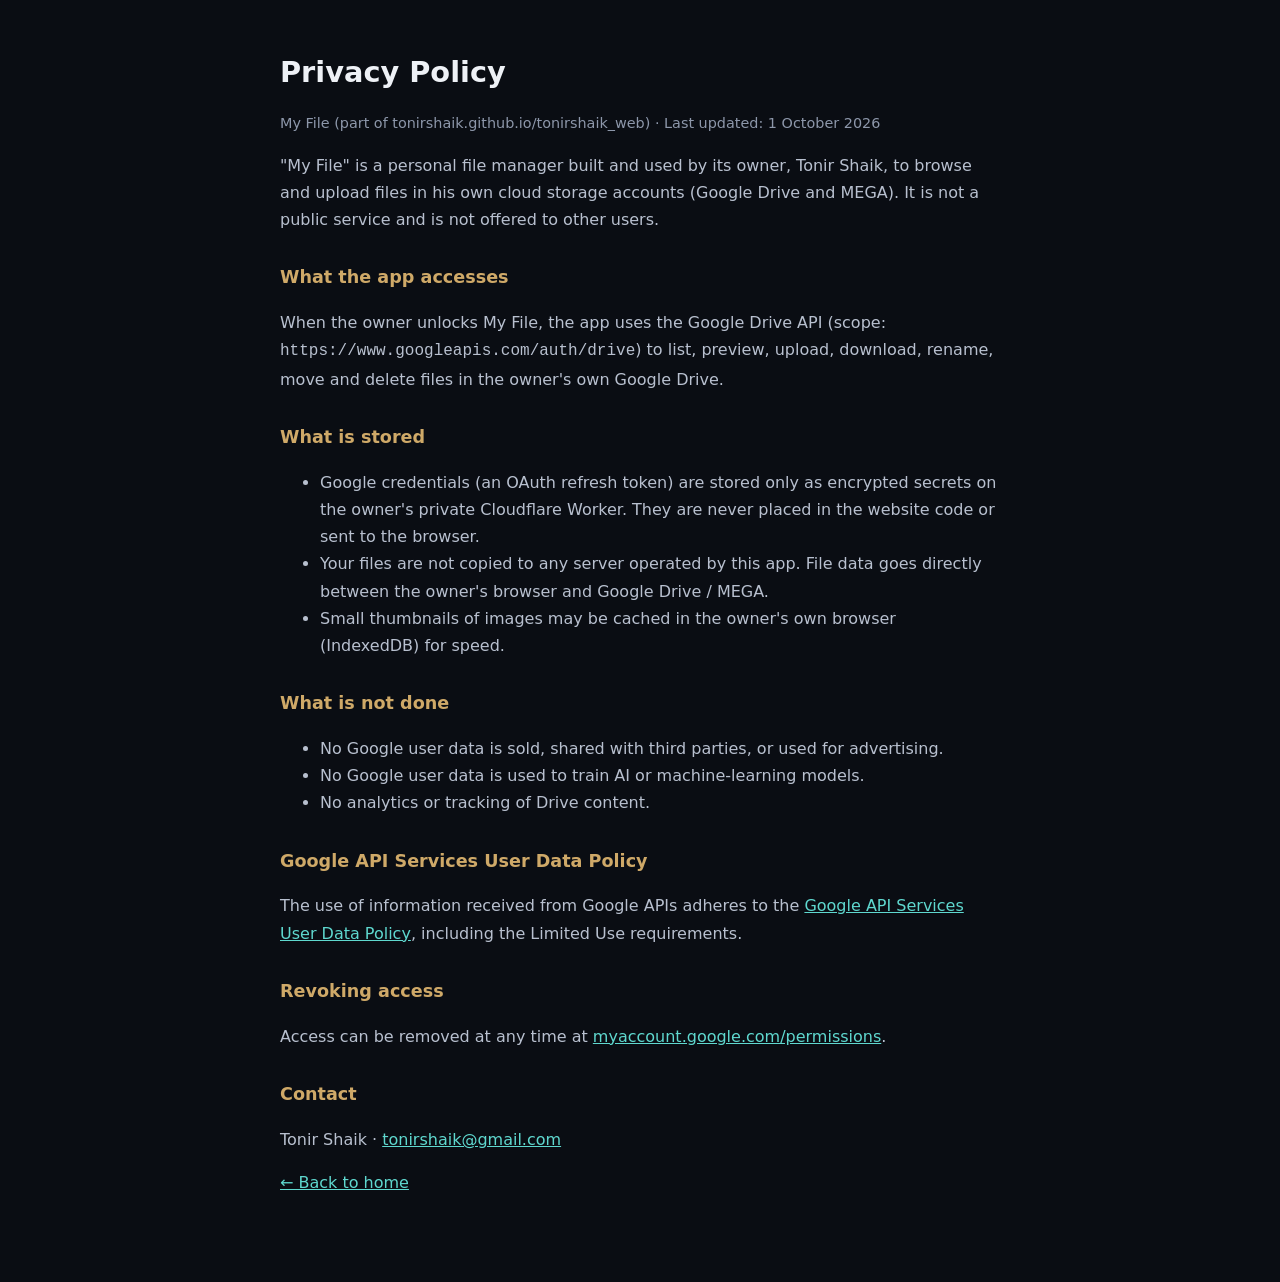
<file: privacy.html>
<!DOCTYPE html>
<html lang="en">
<head>
<meta charset="UTF-8">
<meta name="viewport" content="width=device-width, initial-scale=1">
<title>Privacy Policy — My File | Tonir Shaik</title>
<meta name="robots" content="index, follow">
<style>
body{margin:0;background:#0A0D13;color:#EEF1F6;font:16px/1.7 system-ui,-apple-system,"Segoe UI",sans-serif}
main{max-width:720px;margin:0 auto;padding:48px 22px 72px}
h1{font-size:1.8rem;margin:0 0 6px}
h2{font-size:1.1rem;margin:30px 0 8px;color:#CFA968}
p,li{color:#B8C0CF}
a{color:#5FD8CF}
.meta{color:#8D97AA;font-size:.9rem}
</style>
</head>
<body>
<main>
  <h1>Privacy Policy</h1>
  <p class="meta">My File (part of tonirshaik.github.io/tonirshaik_web) · Last updated: 1 October 2026</p>

  <p>"My File" is a personal file manager built and used by its owner, Tonir Shaik, to browse and upload files in his own cloud storage accounts (Google Drive and MEGA). It is not a public service and is not offered to other users.</p>

  <h2>What the app accesses</h2>
  <p>When the owner unlocks My File, the app uses the Google Drive API (scope: <code>https://www.googleapis.com/auth/drive</code>) to list, preview, upload, download, rename, move and delete files in the owner's own Google Drive.</p>

  <h2>What is stored</h2>
  <ul>
    <li>Google credentials (an OAuth refresh token) are stored only as encrypted secrets on the owner's private Cloudflare Worker. They are never placed in the website code or sent to the browser.</li>
    <li>Your files are not copied to any server operated by this app. File data goes directly between the owner's browser and Google Drive / MEGA.</li>
    <li>Small thumbnails of images may be cached in the owner's own browser (IndexedDB) for speed.</li>
  </ul>

  <h2>What is not done</h2>
  <ul>
    <li>No Google user data is sold, shared with third parties, or used for advertising.</li>
    <li>No Google user data is used to train AI or machine-learning models.</li>
    <li>No analytics or tracking of Drive content.</li>
  </ul>

  <h2>Google API Services User Data Policy</h2>
  <p>The use of information received from Google APIs adheres to the <a href="https://developers.google.com/terms/api-services-user-data-policy" target="_blank" rel="noopener noreferrer">Google API Services User Data Policy</a>, including the Limited Use requirements.</p>

  <h2>Revoking access</h2>
  <p>Access can be removed at any time at <a href="https://myaccount.google.com/permissions" target="_blank" rel="noopener noreferrer">myaccount.google.com/permissions</a>.</p>

  <h2>Contact</h2>
  <p>Tonir Shaik · <a href="mailto:tonirshaik@gmail.com">tonirshaik@gmail.com</a></p>

  <p><a href="./">← Back to home</a></p>
</main>
</body>
</html>
</file>
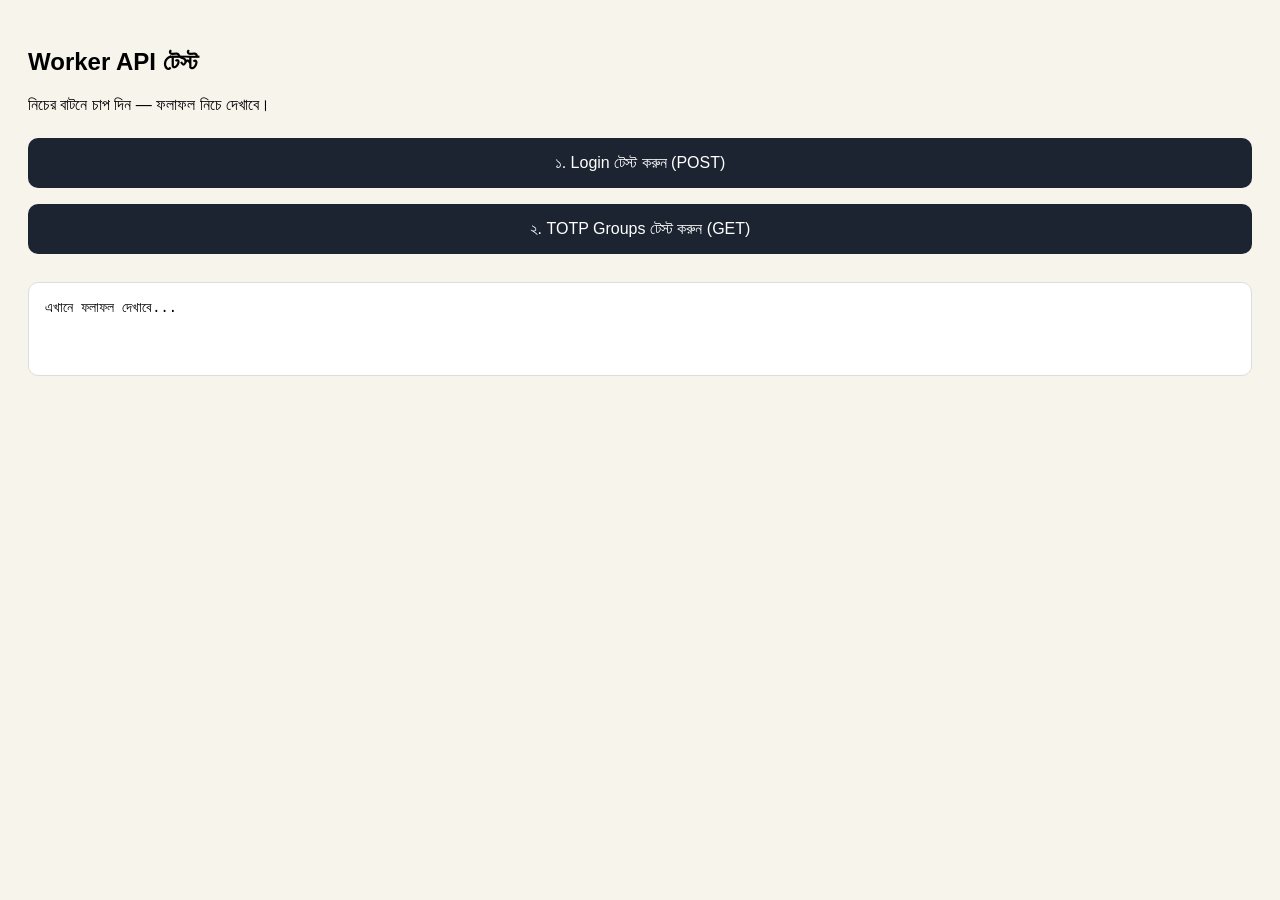
<file: test.html>
<!DOCTYPE html>
<html lang="bn">
<head>
<meta charset="UTF-8">
<meta name="viewport" content="width=device-width, initial-scale=1.0">
<title>API Test</title>
<style>
  body{ font-family:sans-serif; padding:20px; background:#F7F4EC; }
  button{
    width:100%; padding:16px; font-size:1rem; margin:8px 0;
    background:#1B2430; color:#fff; border:none; border-radius:10px;
  }
  #result{
    margin-top:20px; padding:16px; background:#fff; border-radius:10px;
    white-space:pre-wrap; word-break:break-all; font-family:monospace;
    font-size:0.85rem; min-height:60px; border:1px solid #ddd;
  }
</style>
</head>
<body>
  <h2>Worker API টেস্ট</h2>
  <p>নিচের বাটনে চাপ দিন — ফলাফল নিচে দেখাবে।</p>

  <button onclick="testLogin()">১. Login টেস্ট করুন (POST)</button>
  <button onclick="testGet()">২. TOTP Groups টেস্ট করুন (GET)</button>

  <div id="result">এখানে ফলাফল দেখাবে...</div>

  <script>
    const API_BASE = "https://tonir-vault-api.tonirshaik.workers.dev";
    const resultEl = document.getElementById('result');

    function showResult(label, data){
      resultEl.textContent = `[${label}]\n\n${JSON.stringify(data, null, 2)}`;
    }
    function showError(label, err){
      resultEl.textContent = `[${label}] ERROR:\n\n${err.name}: ${err.message}`;
    }

    async function testLogin(){
      resultEl.textContent = "অপেক্ষা করুন... (login POST পাঠানো হচ্ছে)";
      const start = Date.now();
      try{
        const res = await fetch(`${API_BASE}/login`, {
          method: "POST",
          headers: { "Content-Type": "application/json" },
          body: JSON.stringify({ category: "cv", password: "cv2002" })
        });
        const data = await res.json();
        showResult(`LOGIN OK (status ${res.status}, ${Date.now()-start}ms)`, data);
      }catch(err){
        showError(`LOGIN FAILED after ${Date.now()-start}ms`, err);
      }
    }

    async function testGet(){
      resultEl.textContent = "অপেক্ষা করুন... (GET পাঠানো হচ্ছে)";
      const start = Date.now();
      try{
        const res = await fetch(`${API_BASE}/totp-groups?token=x`);
        const data = await res.json();
        showResult(`GET OK (status ${res.status}, ${Date.now()-start}ms)`, data);
      }catch(err){
        showError(`GET FAILED after ${Date.now()-start}ms`, err);
      }
    }
  </script>
</body>
</html>
</file>
